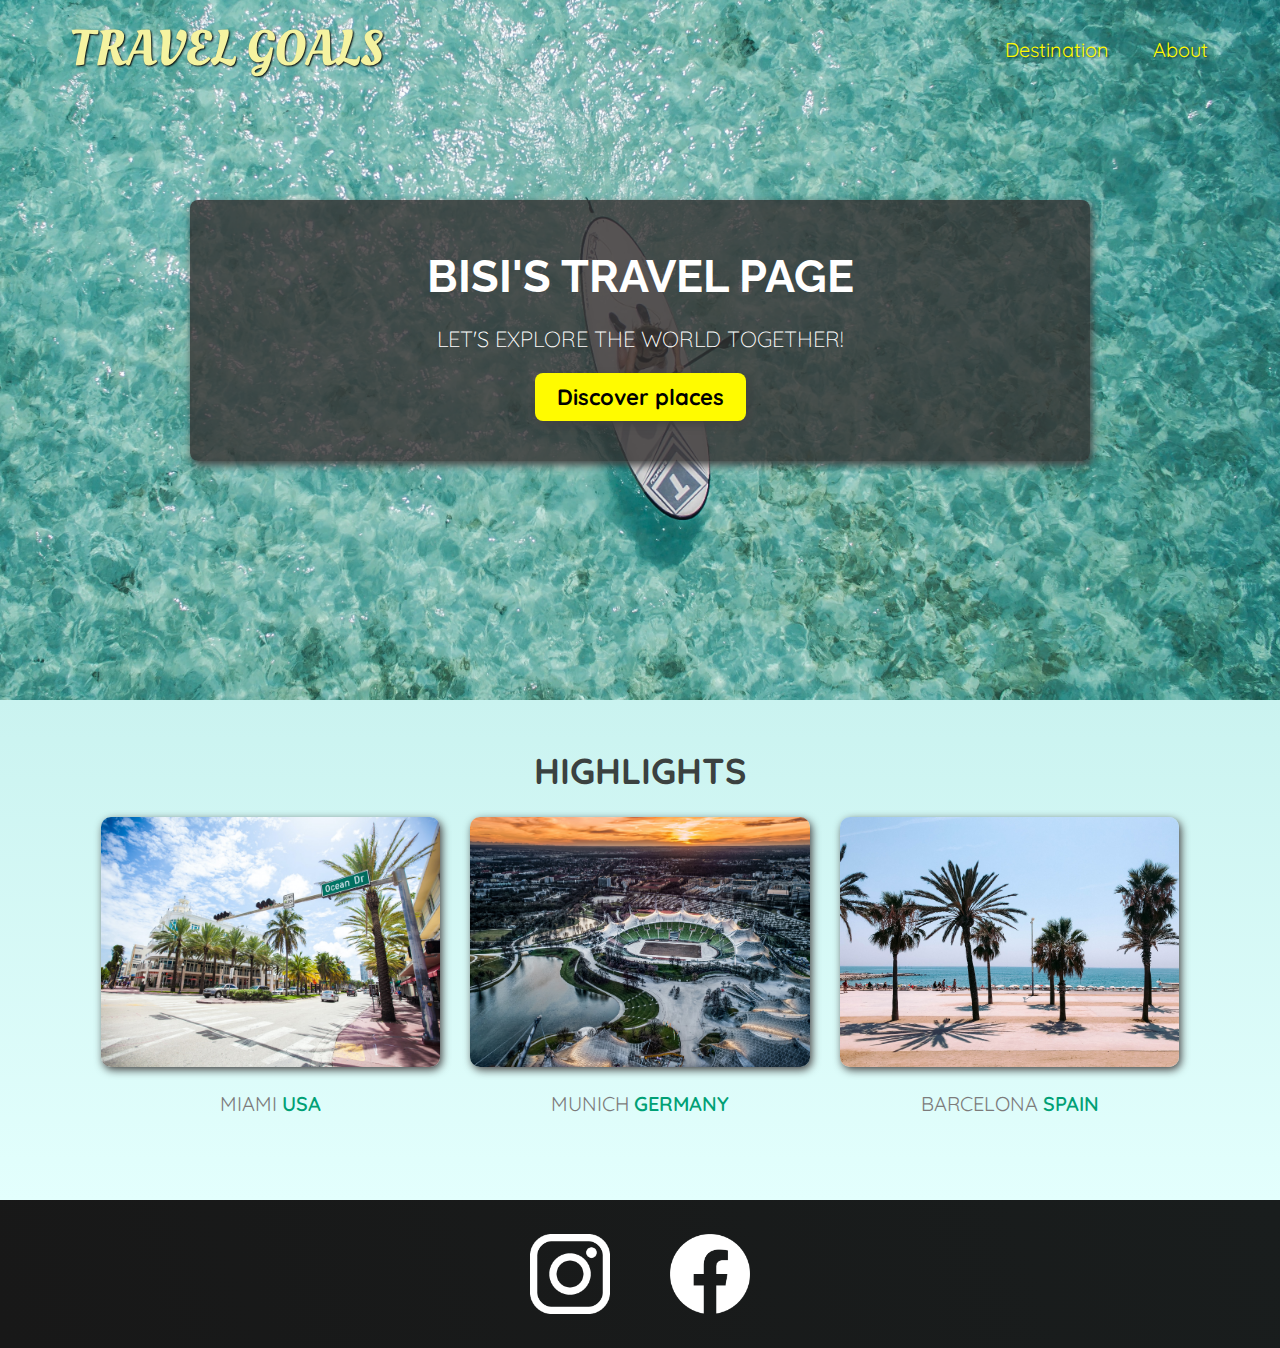
<file: index.html>
<!DOCTYPE html>
<html lang="en">

    <head>
        <meta charset="UTF-8">

        <meta http-equiv="X-UA-Compatible" content="IE=edge">
        <meta name="viewport" content="width=device-width, initial-scale=1.0">
        <link
            href="https://fonts.googleapis.com/css2?family=Raleway:wght@700&family=Oleo+Script:wght@700&family=Quicksand:wght@300;500;700&display=swap"
            rel="stylesheet" />
        <link rel="stylesheet" href="shared.css">
        <link rel="stylesheet" href="styles.css">
        <title>Travel Goals</title>
    </head>

    <body>
        <header>
            <div id="page-logo">
                <a href="/index.html">Travel Goals</a>
            </div>
            <nav>
                <ul>
                    <li><a href="/places.html">Destination</a></li>
                    <li><a href="">About</a></li>
                </ul>
            </nav>
        </header>
        <main>
            <section id="hero">
                <div id="hero-content">
                    <h1>Bisi's Travel Page</h1>
                    <p>Let's explore the world together!</p>
                    <a href="/places.html">Discover places</a>
                </div>
            </section>
            <section id="highlights">
                <h2>Highlights</h2>
                <ul id="destinations">
                    <li class="destination">
                        <img src="/images/places/miami.jpg" alt="Miami streets on sunny day">
                        <p>Miami <span>USA</span></p>
                    </li>
                    <li class="destination">
                        <img src="/images/places/munich.jpg" alt="Munich stadium in winter">
                        <p>Munich <span>Germany</span></p>
                    </li>
                    <li class="destination">
                        <img src="/images/places/barcelona.jpg" alt="Palm beach in Barcelona">
                        <p>Barcelona <span>Spain</span></p>
                    </li>
                </ul>
            </section>
        </main>
        <footer>
            <ul>
                <li>
                    <a href="https://www.instragram.com" target="_blank">
                        <img src="/images/icons/insta.png" alt="instragram-logo">
                    </a>
                </li>
                <li>
                    <a href="https://www.facebook.com" target="_blank">
                        <img src="/images/icons/facebook.png" alt="facebook-logo">
                    </a>
                </li>
            </ul>
        </footer>
    </body>

</html>
</file>
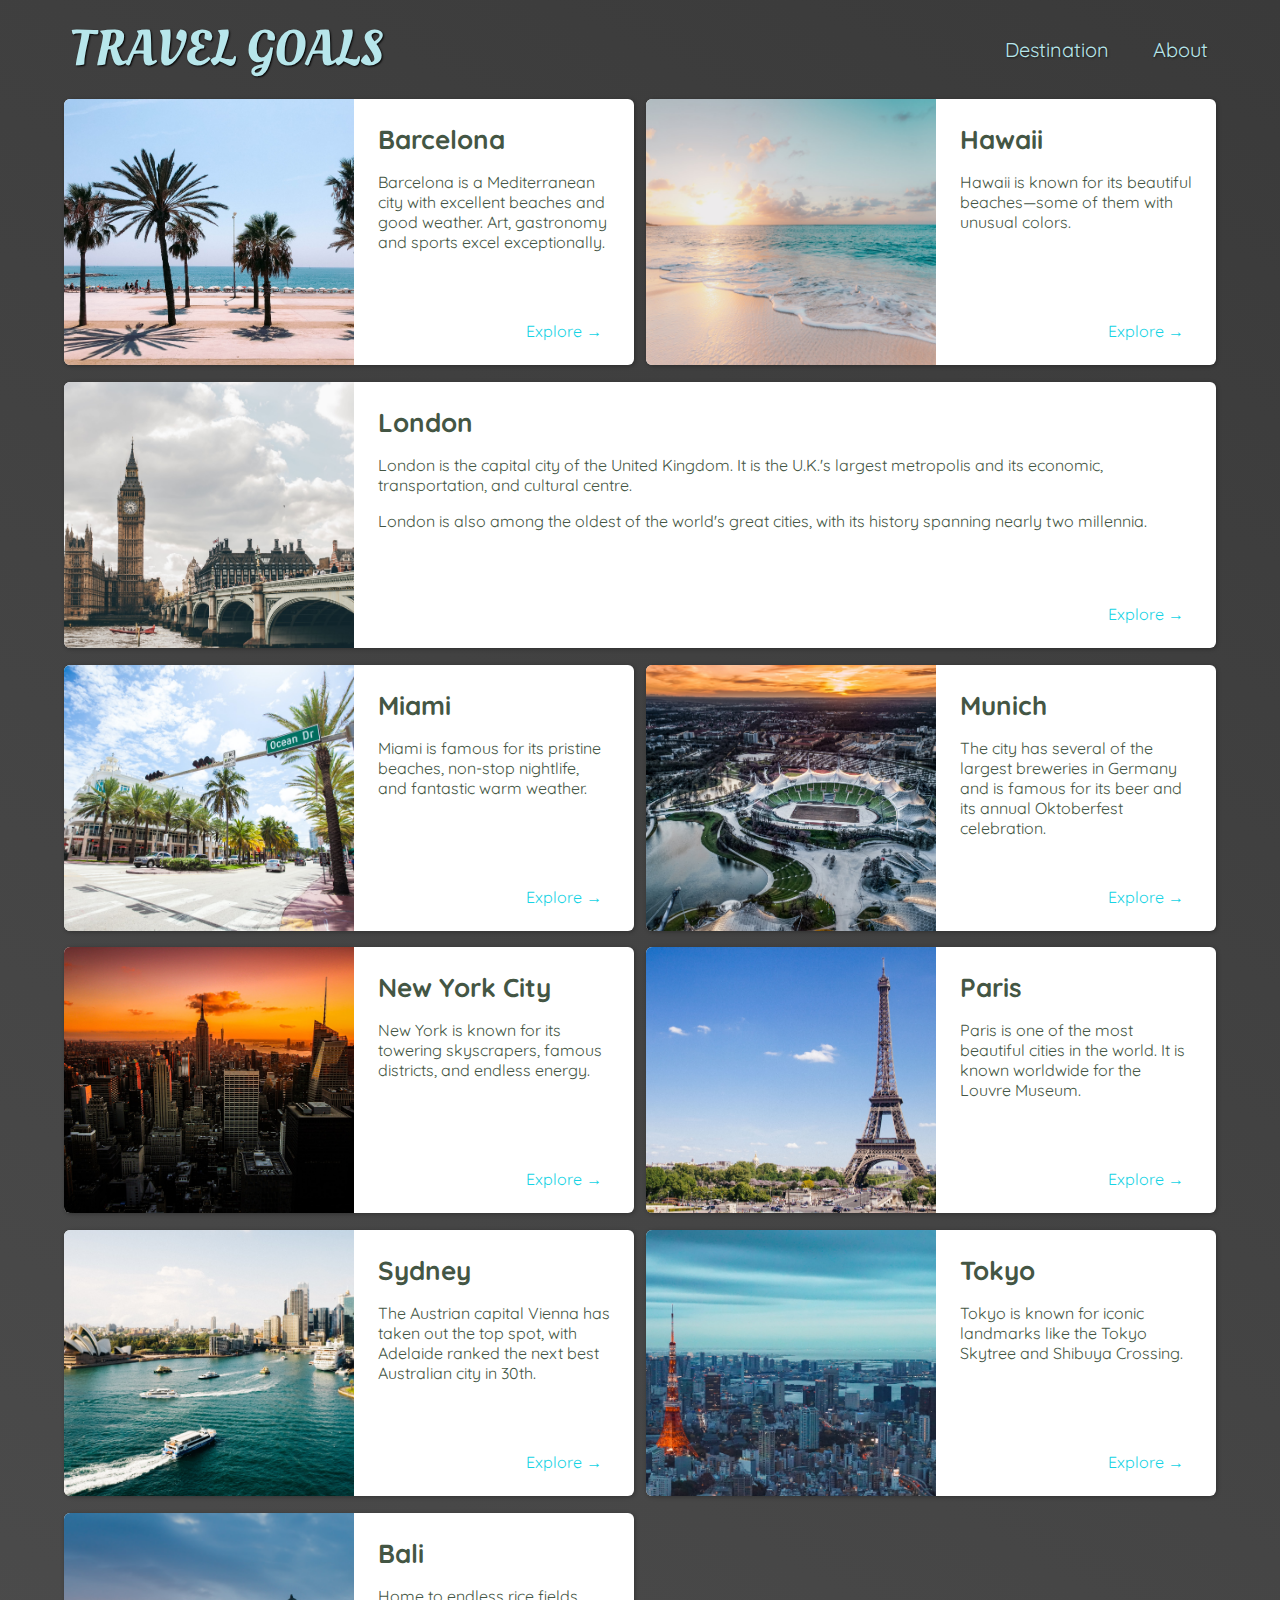
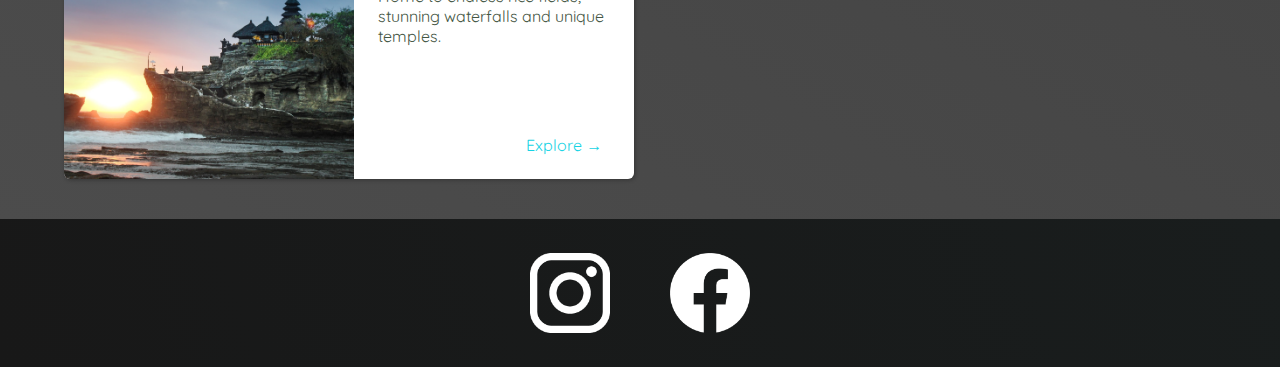
<file: places.html>
<!DOCTYPE html>
<html lang="en">

    <head>
        <meta charset="UTF-8">

        <meta http-equiv="X-UA-Compatible" content="IE=edge">
        <meta name="viewport" content="width=device-width, initial-scale=1.0">
        <link
            href="https://fonts.googleapis.com/css2?family=Raleway:wght@700&family=Oleo+Script:wght@700&family=Quicksand:wght@300;500;700&display=swap"
            rel="stylesheet" />
        <link rel="stylesheet" href="shared.css">
        <link rel="stylesheet" href="places.css">
        <title>Travel Goals</title>
    </head>

    <body>
        <header>
            <div id="page-logo">
                <a href="/index.html">Travel Goals</a>
            </div>
            <nav>
                <ul>
                    <li><a href="/places.html">Destination</a></li>
                    <li><a href="">About</a></li>
                </ul>
            </nav>
        </header>
        <main>
            <ul>
                <li>
                    <img src="/images/places/barcelona.jpg" alt="City of Barcelona">
                    <div class="item-content">
                        <div>
                            <h2>Barcelona</h2>
                            <p>Barcelona is a Mediterranean city with excellent beaches and good weather. Art,
                                gastronomy and sports excel exceptionally.
                            </p>
                        </div>
                        <div class="actions">
                            <a href="https://en.wikipedia.org/wiki/Barcelona">Explore &#x2192</a>
                        </div>
                    </div>
                </li>
                <li>
                    <img src="/images/places/hawaii.jpg" alt="Hawaii beach" />
                    <div class="item-content">
                        <div>
                            <h2>Hawaii</h2>
                            <p>
                                Hawaii is known for its beautiful beaches—some of them with unusual colors.
                            </p>
                        </div>
                        <div class="actions">
                            <a href="https://en.wikipedia.org/wiki/Hawaii">Explore &#x2192 </a>
                        </div>
                    </div>
                </li>
                <li>
                    <img src="/images/places/london.jpg" alt="London city" />
                    <div class="item-content">
                        <div>
                            <h2>London</h2>
                            <p>
                                London is the capital city of the United Kingdom. It is the U.K.'s largest metropolis
                                and its economic, transportation, and cultural centre.
                            </p>
                            <p>
                                London is also among the oldest of the world's great cities, with its history spanning
                                nearly two millennia.
                            </p>
                        </div>
                        <div class="actions">
                            <a href="https://en.wikipedia.org/wiki/London">Explore &#x2192</a>
                        </div>
                    </div>
                </li>
                <li>
                    <img src="/images/places/miami.jpg" alt="Miami streets" />
                    <div class="item-content">
                        <div>
                            <h2>Miami</h2>
                            <p>
                                Miami is famous for its pristine beaches, non-stop nightlife, and fantastic warm
                                weather.
                            </p>
                        </div>
                        <div class="actions">
                            <a href="https://en.wikipedia.org/wiki/Miami">Explore &#x2192</a>
                        </div>
                    </div>
                </li>
                <li>
                    <img src="/images/places/munich.jpg" alt="Munich football stadium" />
                    <div class="item-content">
                        <div>
                            <h2>Munich</h2>
                            <p>
                                The city has several of the largest breweries in Germany and is famous for its beer and
                                its annual Oktoberfest celebration.
                            </p>
                        </div>
                        <div class="actions">
                            <a href="https://en.wikipedia.org/wiki/Munich">Explore &#x2192</a>
                        </div>
                    </div>
                </li>
                <li>
                    <img src="/images/places/new-york-city.jpg" alt="New York City skyline" />
                    <div class="item-content">
                        <div>
                            <h2>New York City</h2>
                            <p>
                                New York is known for its towering skyscrapers, famous districts, and endless energy.
                            </p>
                        </div>
                        <div class="actions">
                            <a href="https://en.wikipedia.org/wiki/New_York_City">Explore &#x2192 </a>
                        </div>
                    </div>
                </li>
                <li>
                    <img src="/images/places/paris.jpg" alt="Paris city" />
                    <div class="item-content">
                        <div>
                            <h2>Paris</h2>
                            <p>
                                Paris is one of the most beautiful cities in the world. It is known worldwide for the
                                Louvre Museum.
                            </p>
                        </div>
                        <div class="actions">
                            <a href="https://en.wikipedia.org/wiki/Paris">Explore &#x2192</a>
                        </div>
                    </div>
                </li>
                <li>
                    <img src="/images/places/sydney.jpg" alt="Sydney beach" />
                    <div class="item-content">
                        <div>
                            <h2>Sydney</h2>
                            <p>
                                The Austrian capital Vienna has taken out the top spot, with Adelaide ranked the next
                                best Australian city in 30th.
                            </p>
                        </div>
                        <div class="actions">
                            <a href="https://en.wikipedia.org/wiki/Sydney">Explore &#x2192</a>
                        </div>
                    </div>
                </li>
                <li>
                    <img src="/images/places/tokyo.jpg" alt="Tokyo skyline" />
                    <div class="item-content">
                        <div>
                            <h2>Tokyo</h2>
                            <p>
                                Tokyo is known for iconic landmarks like the Tokyo Skytree and Shibuya Crossing.
                            </p>
                        </div>
                        <div class="actions">
                            <a href="https://en.wikipedia.org/wiki/Tokyo">Explore &#x2192</a>
                        </div>
                    </div>
                </li>
                <li>
                    <img src="/images/places/bali.jpg" alt="Bali beach" />
                    <div class="item-content">
                        <div>
                            <h2>Bali</h2>
                            <p>
                                Home to endless rice fields, stunning waterfalls and unique temples.
                            </p>
                        </div>
                        <div class="actions">
                            <a href="https://en.wikipedia.org/wiki/Bali">Explore &#x2192</a>
                        </div>
                    </div>
                </li>
            </ul>
        </main>
        <footer>
            <ul>
                <li>
                    <a href="https://www.instragram.com" target="_blank">
                        <img src="/images/icons/insta.png" alt="instragram-logo">
                    </a>
                </li>
                <li>
                    <a href="https://www.facebook.com" target="_blank">
                        <img src="/images/icons/facebook.png" alt="facebook-logo">
                    </a>
                </li>
            </ul>
        </footer>
    </body>

</html>
</file>
<file: shared.css>
body {
    font-family: "Quicksand", sans-serif;
    margin: 0;
}

ul {
    list-style: none;
    margin: 0;
    padding: 0;
}

header {
    display: flex;
    justify-content: space-between;
    align-items: center;
    padding: 15px 60px;
    position: absolute;
    width: 100%;
    box-sizing: border-box;
}

#page-logo a {
    padding: 10px;
    font-family: "Oleo Script", sans-serif;
    color: rgb(245, 243, 160);
    font-size: 50px;
    text-decoration: none;
    text-transform: uppercase;
    text-shadow: 1px 1px 2px rgb(0, 0, 0);
}

header ul {
    display: flex;
}

header li {
    margin-left: 20px;
}

header a {
    text-decoration: none;
    color: rgb(255, 251, 1);
    font-size: 20px;
    padding: 12px;
    text-shadow: 1px 1px 2px rgba(0, 0, 0, 0.5);
    border-radius: 6px;
}

nav a:hover {
    color: rgb(77, 77, 77);
    background-color: rgb(255, 251, 1);
}

footer {
    background: linear-gradient(70deg, rgb(24, 24, 24), rgb(25, 29, 29));
    padding: 34px 0;
}

footer ul {
    display: flex;
    justify-content: center;
}

footer li {
    width: 80px;
    height: 80px;
    margin: 0 30px;
}

footer img {
    width: 100%;
    height: 100%;
}
</file>
<file: styles.css>
#hero {
    height: 700px;
    background-image: url("/images/places/ocean.jpg");
    background-position: center;
    background-size: cover;
}

#hero-content {
    width: 800px;
    background-color: rgba(51, 47, 47, 0.8);
    box-shadow: 2px 4px 8px rgb(68, 67, 67);
    border-radius: 8px;
    text-align: center;
    padding: 50px;
    margin: 0 auto;
    position: relative;
    top: 200px;
}

#hero-content h1 {
    color: white;
    text-transform: uppercase;
    font-size: 45px;
    font-family: "Raleway", sans-serif;
    margin: 0;
}

#hero-content p {
    color: white;
    text-transform: uppercase;
    font-size: 22px;
    font-weight: 300;
    margin-bottom: 30px;
}

#hero-content a {
    text-decoration: none;
    background-color: rgb(255, 251, 0);
    padding: 10px 22px;
    color: black;
    font-size: 22px;
    font-weight: 700;
    border-radius: 8px;
    box-shadow: 2px 4px 8px rgb(68, 67, 67);
}

#hero-content a:hover {
    background-color: rgb(255, 239, 19);
}

#highlights {
    padding: 24px;
    background: linear-gradient(0deg, rgb(227, 255, 253), rgb(202, 243, 240));
}

#highlights h2 {
    text-transform: uppercase;
    text-align: center;
    font-size: 36px;
    color: rgb(59, 65, 64);
    margin: 24px 0;
}

#destinations {
    display: flex;
    width: 90%;
    margin: auto;
    margin-bottom: 40px;
}

.destination {
    width: 100%;
    margin: 0 15px;
    text-transform: uppercase;
}

.destination p {
    text-align: center;
    font-size: 20px;
    color: rgb(124, 123, 123);
    margin: 20px 0;
}

.destination img {
    height: 250px;
    width: 100%;
    box-shadow: 2px 3px 9px rgb(68, 67, 67);
    border-radius: 10px;
    object-fit: cover;
}

.destination span {
    color: rgb(0, 160, 117);
    font-weight: 600;
}
</file>
<file: places.css>
body {
    background: linear-gradient(30deg, rgb(77, 77, 77), rgb(58, 58, 58));
    color: rgb(68, 86, 68);
    /* background-color: aqua; */
}

#page-logo a {
    color: rgb(183, 230, 235);
}

header {
    position: static;
}

header a {
    color: rgb(183, 230, 235);
}

header nav a:hover {
    background-color: rgb(183, 230, 235);
    color: rgb(59, 59, 59);
}

main ul {
    width: 90%;
    margin: 0 auto 40px auto;
    display: grid;
    grid-template-columns: 1fr 1fr;
    gap: 1% 1%;
}

main li {
    display: flex;
    background-color: white;
    box-shadow: 1px 1px 4px rgba(0, 0, 0, 0.3);
    border-radius: 6px;
    overflow: hidden;
}

main li:nth-of-type(3) {
    grid-column: 1 / span 2;
}

main li img {
    width: 290px;
    height: 280px;
    object-fit: cover;
}

.item-content {
    padding: 24px;
    display: flex;
    flex-direction: column;
    justify-content: space-between;
}

.item-content h2 {
    font-size: 26px;
    margin: 0;
}

.actions {
    text-align: right;
}

.item-content a {
    text-decoration: none;
    color: rgb(22, 211, 228);
    padding: 8px;
    border-radius: 5px;
}

.item-content a:hover {
    background-color: rgb(204, 238, 241);
}
</file>
